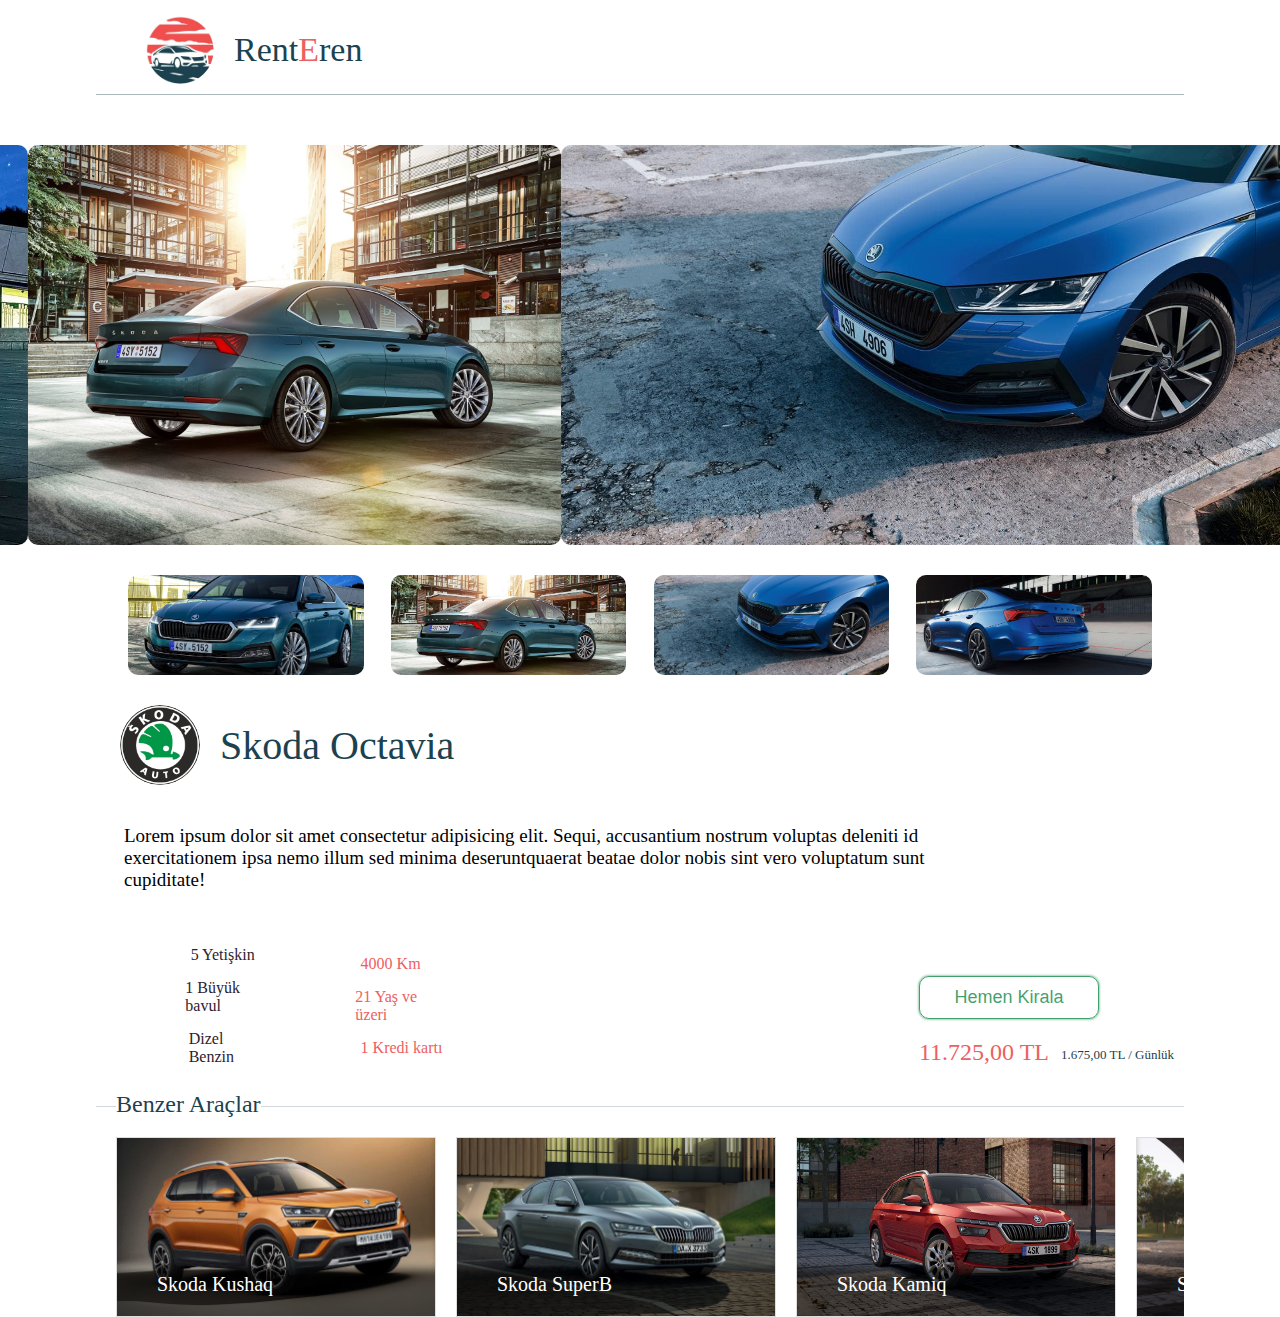
<file: index.html>
<!DOCTYPE html>
<html lang="en">
<head>
    <meta charset="UTF-8">
    <meta name="viewport" content="width=device-width, initial-scale=1.0">
    <link rel="stylesheet" href="https://cdnjs.cloudflare.com/ajax/libs/font-awesome/6.4.0/css/all.min.css" integrity="sha512-iecdLmaskl7CVkqkXNQ/ZH/XLlvWZOJyj7Yy7tcenmpD1ypASozpmT/E0iPtmFIB46ZmdtAc9eNBvH0H/ZpiBw==" crossorigin="anonymous" referrerpolicy="no-referrer" />
    <link rel="stylesheet" href="style.css">
    <title>RentACar</title>
</head>
<body>
    <nav class="navBar">
        <div class="navBar-left">
            <div class="navBar-title">
                <img loading="lazy" class="logo" src="images/logo.jpg" alt="logo"><span>Rent<span style="color: #EE605F;">E</span>ren</span>
            </div>
            <div class="navBar-element">
                <i class="fa-solid fa-house"></i><span style="padding-top: 4px;">Anasayfa</span>
            </div>
            <div class="navBar-element selected">
                <i class="fa-solid fa-car"></i><span>Arabalar</span>
            </div>
            <div class="navBar-element">
                <i class="fa-solid fa-circle-info"></i><span>Hakkımızda</span>
            </div>
            <div class="navBar-element">
                <i class="fa-solid fa-headset"></i><span>İletişim</span>
            </div>
        </div>
        <div class="navBar-right"><i style="color: #EE605F;" class="fa-regular fa-circle-question"></i></div>
    </nav>
    <div class="card">
        <div class="car-detail">
            <div class="car-detail-left">
                <div class="imgDiv">
                    <div class="car-images">
                        <div><span class="img-nb img-back"> <i class="fa-solid fa-arrow-left fa-2x"></i> </span></div>
                        <img loading="lazy" class="car-img" src="images/octavia1.webp" data-img="1">
                        <img loading="lazy" class="car-img" src="images/octavia2.jpg" data-img="2">
                        <img loading="lazy" class="car-img" src="images/octavia3.jpeg" data-img="3">
                        <img loading="lazy" class="car-img" src="images/octavia4.jpeg" data-img="4">
                        <div><span class="img-nb img-next"> <i class="fa-solid fa-arrow-right fa-2x"></i> </span></div>
                    </div>
                    <div class="mini-images">
                        <div loading="lazy" class="mini-img" data-img="1"><img src="images/octavia1.webp"></div>
                        <div loading="lazy" class="mini-img" data-img="2"><img src="images/octavia2.jpg"></div>
                        <div loading="lazy" class="mini-img" data-img="3"><img src="images/octavia3.jpeg"></div>
                        <div loading="lazy" class="mini-img" data-img="4"><img src="images/octavia4.jpeg"></div>
                    </div>
                </div>
            </div>
            <div class="car-detail-right">
                <div class="car-head">
                    <div class="car-name">
                        <img loading="lazy" src="images/skoda.png">
                        <span>Skoda Octavia</span>
                    </div>
                    <div class="car-description">
                        <span>
                            Lorem ipsum dolor sit amet consectetur adipisicing elit. Sequi, accusantium nostrum voluptas
                            deleniti id exercitationem
                            ipsa nemo illum sed minima deseruntquaerat beatae dolor nobis sint vero voluptatum sunt
                            cupiditate!
                        </span>
                    </div>
                </div>
                <div class="dr-inside-flx">
                    <div class="detail-card">
                        <div>
                            <div class="car-features">
                                <span><i class="fa-solid fa-users fa-2x"></i>5 Yetişkin</span>
                                <span><i class="fa-solid fa-suitcase-rolling fa-2x"></i>1 Büyük bavul</span>
                                <span><i class="fa-solid fa-gas-pump fa-2x"></i>Dizel Benzin</span>
                            </div>
                        </div>
                        <div>
                            <div class="car-conditions">
                                <span><i class="fa-solid fa-gauge-simple fa-2x"></i>4000 Km</span>
                                <span><i class="fa-solid fa-calendar-days fa-2x"></i>21 Yaş ve üzeri</span>
                                <span><i class="fa-solid fa-credit-card fa-2x"></i>1 Kredi kartı</span>
                            </div>
                        </div>
                    </div>
                    <div>
                        <button class="rentBut">Hemen Kirala</button>
                        <div class="rentPlans">
                            <span class="rentPrice">11.725,00 TL</span><span class="rentPriceDaily">1.675,00 TL / Günlük</span>
                        </div>
                    </div>
                </div>
            </div>
        </div>
        <span style="position: absolute; margin-top:15px; margin-left: 20px; display: block; background-color: white; font-size: 24px; color: #1C424F;">Benzer Araçlar</span>
        <div class="otherCars">
            <div style="background-image: url(images/kushaq.jpg);">Skoda Kushaq</div>
            <div style="background-image: url(images/superB.jpg);">Skoda SuperB</div>
            <div style="background-image: url(images/kamiq.jpg);">Skoda Kamiq</div>
            <div style="background-image: url(images/fabia.jpg);">Skoda Fabia</div>
        </div>
    </div>
    <script src="https://cdnjs.cloudflare.com/ajax/libs/jquery/3.7.0/jquery.min.js"integrity="sha512-3gJwYpMe3QewGELv8k/BX9vcqhryRdzRMxVfq6ngyWXwo03GFEzjsUm8Q7RZcHPHksttq7/GFoxjCVUjkjvPdw=="crossorigin="anonymous" referrerpolicy="no-referrer"></script>
    <script src="script.js"></script>
</body>
</html>
</file>
<file: style.css>
body {
    margin: 0;
    padding: 0;
    display: flex;
    justify-content: center;
    align-items: center;
}

.navBar {
    position: fixed;
    top: 0;
    box-sizing: border-box;
    width: 85%;
    height: 80px;
    padding: 50px 50px 44px 50px;
    border-bottom: 1px solid rgba(28, 66, 79, 0.37);
    display: flex;
    justify-content: space-between;
    align-items: center;
    background-color: white;
    z-index: 100;
}

.navBar i {
    transform: scale(1.5);
}

.navBar-left {
    width: 80%;
    display: flex;
    align-items: center;
    gap: 8%;
}

.navBar-title {
    display: flex;
    justify-content: center;
    align-items: center;
    gap: 20px;
    color: #1C424F;
    cursor: pointer;
}

.navBar-element {
    display: flex;
    align-items: center;
    justify-content: center;
    gap: 16px;
    color: #1C424F;
    padding: 5px 0;
    cursor: pointer;
}

.navBar-element:hover {
    color: #EE605F;
}

.navBar-element.selected {
    color: #EE605F;
    border-bottom: 2px solid #EE605F;
}

.navBar-element span {
    font-size: 24px;
}

.navBar-title span {
    font-size: 34px;
}

.logo {
    border-radius: 50%;
    height: 68px;
}

.card {
    width: 85%;
    margin-top: 115px;
}

.car-detail {
    width: 100%;
    display: flex;
    padding-top: 20px;
}

.car-detail-left {
    display: flex;
    justify-content: center;
    align-items: center;
    width: 50%;
}

.car-detail-right {
    box-sizing: border-box;
    width: 50%;
    padding-left: 24px;
    display: flex;
    flex-direction: column;
    gap: 40px;
}

.dr-inside-flx {
    display: flex;
    flex-direction: column;
    gap: 40px;
}

.imgDiv {
    box-sizing: border-box;
    display: flex;
    flex-direction: column;
    justify-content: center;
    align-items: center;
    gap: 10px;
    padding: 0 1%;
    width: 100%;
}

.car-images {
    box-sizing: border-box;
    width: 100%;
    display: flex;
    justify-content: center;
    align-items: center;
    padding: 10px 2%;
}

.mini-images {
    box-sizing: border-box;
    width: 100%;
    display: flex;
    justify-content: space-between;
    align-items: center;
    padding: 10px 2%;
    gap: 2%;
}

.car-img {
    box-sizing: border-box;
    width: 100%;
    height: 400px;
    object-fit: cover;
    border-radius: 10px;
}

.car-images:hover .img-nb {
    opacity: 100%;
}

.mini-img {
    box-sizing: border-box;
    width: 23%;
    height: 100px;
    object-fit: cover;
    border-radius: 10px;
    cursor: pointer;
    border: none;
    overflow: hidden;
}

.mini-img img {
    box-sizing: border-box;
    width: 100%;
    height: 100%;
    object-fit: cover;
    border: none
}

.mini-img.selected {
    border: 2px solid #1C424F;
}

.mini-img.selected img {
    opacity: 37%;
}

.img-nb {
    cursor: pointer;
    position: absolute;
    color: white;
    opacity: 0%;
    transition: all 200ms ease-in-out;
    align-self: center;
}

.img-back {
    margin-left: 12px;
}

.img-next {
    margin-left: -40px;
}

.car-head {
    display: flex;
    flex-direction: column;
    gap: 16px;
}

.car-name {
    display: flex;
    align-items: center;
    gap: 20px;
}

.car-name img {
    border-radius: 50%;
    background-color: white;
    width: 80px;
    padding: 20px 0;
}

.car-name span {
    font-size: 40px;
    font-weight: 500;
    color: #1C424F;
}

.car-description {
    font-size: 19px;
    box-sizing: border-box;
    max-width: 80%;
    padding: 4px;
}

.detail-card {
    display: flex;
    gap: 10%;
    align-items: center;
    padding: 1%;
}

.car-features span {
    color: #2C222F;
}

.car-conditions span {
    color: #EE605F;
}

.detail-card div {
    display: flex;
    flex-direction: column;
    gap: 15px;
}

.detail-card div span {
    display: flex;
    justify-content: flex-start;
    gap: 10px;
    align-items: center;
}

.detail-card div span i {
    width: 50px;
    display: flex;
    justify-content: center;
    align-items: center;
}

.rentBut {
    width: 180px;
    margin: 10px;
    padding: 10px;
    border-radius: 10px;
    border: 1px solid #00823cbf;
    box-shadow: 0px 0px 2px 1px rgba(0, 130, 60, 0.37);
    color: #00823cbf;
    font-size: 18px;
    font-weight: 500;
    background-color: transparent;
    transition: all 370ms ease-in-out;
    z-index: 1;
    cursor: pointer;
}

.rentBut:hover {
    box-shadow: 0px 0px 2px 1px rgba(0, 130, 60, 0.37), inset 10.5em 0 0 0 rgba(0, 130, 60, 0.25), inset -10.5em 0 0 0 rgba(0, 130, 60, 0.25);
    transform: scale(1.037);
    color: white;
}

.rentPlans {
    margin: 10px;
    display: flex;
    align-items: flex-end;
    gap: 12px;
}

.rentPlans .rentPrice {
    font-size: 24px;
    font-weight: 500;
    color: #EE605F;
}

.rentPlans .rentPriceDaily {
    font-size: 13px;
    font-weight: 300;
    color: #1C424F;
    padding-bottom: 3px;
}

.otherCars {
    margin-top: 30px;
    box-sizing: border-box;
    width: 100%;
    padding: 30px 40px;
    display: flex;
    justify-content: space-around;
    border-top: 1px solid rgba(28, 66, 79, 0.2);
    overflow: auto;
}

.otherCars div {
    box-sizing: border-box;
    width: 23%;
    height: 180px;
    border: 1px solid #ddd;
    padding: 20px 40px;
    display: flex;
    align-items: flex-end;
    color: white;
    font-size: 20px;
    cursor: pointer;
    min-width: 320px;
    background-repeat: no-repeat; 
    background-size: cover; 
    box-shadow: inset 0 -52px 10px -5px rgba(0, 0, 0, 0.65);
    transition: all 200ms ease-in-out;
}

.otherCars div:hover {
    box-shadow: inset 0 -60px 10px -5px rgba(0, 0, 0, 0.85);
}

@media screen and (max-width:1600px) {
    .otherCars {
        padding: 30px 20px 0 20px;
        justify-content: unset;
        gap: 20px;
        border-top: 1px solid rgba(28, 66, 79, 0.2);
        overflow: auto;
    }

    .otherCars div {
        min-width: 320px;
    }
}

@media screen and (max-width:1300px) {
    .navBar-element span {
        display: none;
    }

    .car-detail {
        flex-direction: column;
    }

    .car-detail-left {
        width: 100%;
    }

    .car-detail-right {
        width: 100%;
    }

    .dr-inside-flx {
        flex-direction: row;
        justify-content: space-between;
        align-items: flex-end;
    }
}

@media screen and (max-width:800px) {
    .car-detail-right {
        gap: 20px;
    }

    .dr-inside-flx {
        flex-direction: column;
        justify-content: unset;
        gap: 20px;
        align-items: flex-start;
    }

    .car-description {
        max-width: 100%;
    }
}

@media screen and (max-width:650px) {
    .navBar {
        width: 100%;
        padding: 40px 20px;
    }

    .card {
        width: 100%;
        margin-top: 75px;
    }

    .navBar-left {
        width: 100%;
        justify-content: space-between;
        gap: unset;
    }

    .navBar i {
        transform: scale(1.25);
    }

    .navBar-title {
        gap: 10px;
    }

    .navBar-element {
        gap: 10px;
    }

    .navBar-title span {
        font-size: 25px;
    }

    .logo {
        border-radius: 50%;
        height: 50px;
    }

    .car-img {
        height: 200px;
    }

    .mini-images {
        display: none;
    }

    .fa-circle-question {
        display: none;
    }

    .otherCars {
        padding: 20px;
    }

    .img-nb {
        opacity: 100%;
    }

    .car-description {
        font-size: 18px;
    }

    .car-name span {
        font-size: 36px;
    }

    .car-name img {
        width: 72px;
    }

    .fa-2x {
        font-size: 1.75em;
    }
}
</file>
